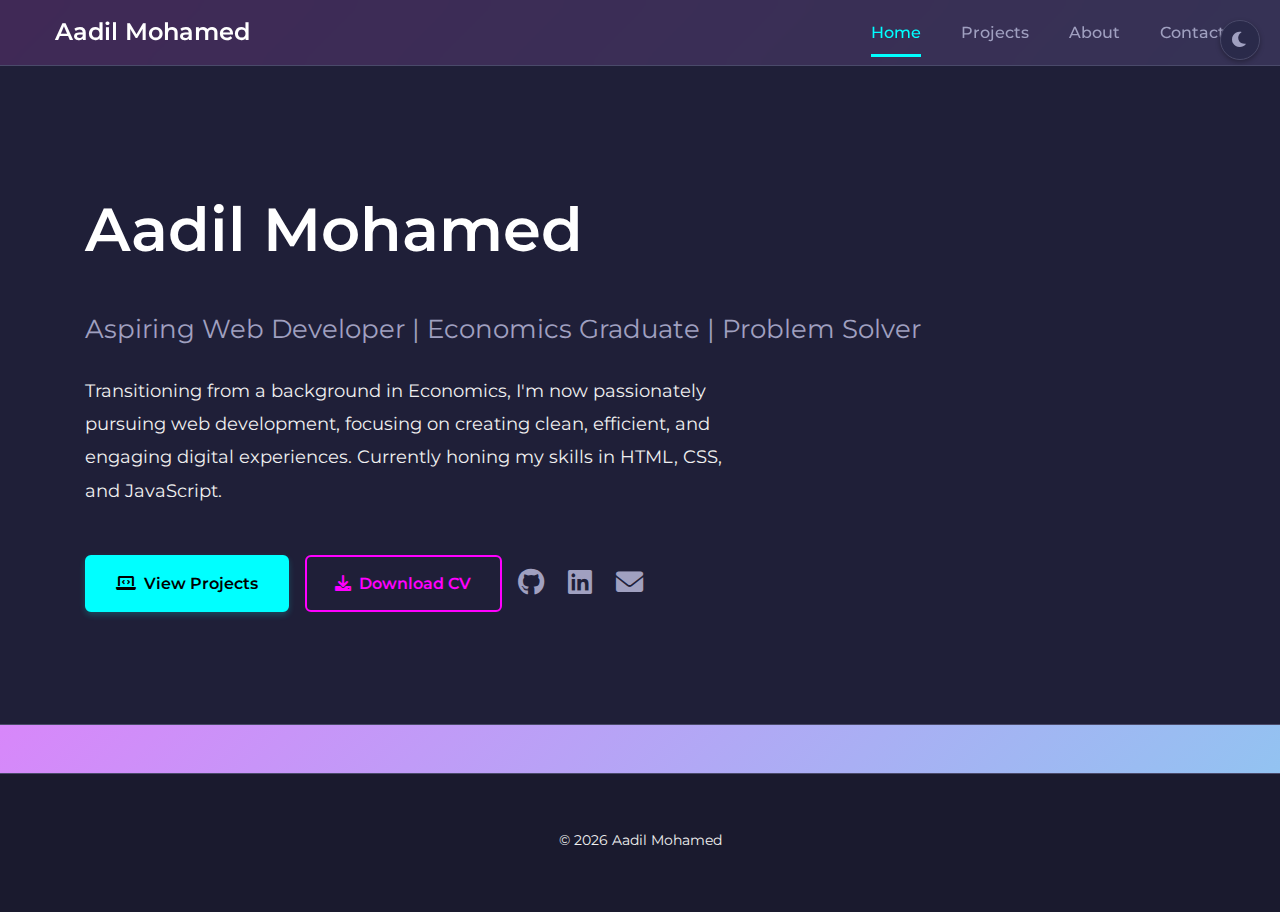
<file: index.html>
<!DOCTYPE html>
<html lang="en">
<head>
    <meta charset="UTF-8">
    <meta name="viewport" content="width=device-width, initial-scale=1.0">
    <title>Aadil Mohamed - Aspiring Web Developer</title>
    <link rel="stylesheet" href="https://cdnjs.cloudflare.com/ajax/libs/font-awesome/6.0.0/css/all.min.css">
    <link rel="preconnect" href="https://fonts.googleapis.com">
    <link rel="preconnect" href="https://fonts.gstatic.com" crossorigin>
    <link href="https://fonts.googleapis.com/css2?family=Montserrat:wght@400;500;600&display=swap" rel="stylesheet">
    <link rel="stylesheet" href="styles.css">
</head>
<body>
    <button id="theme-toggle" class="theme-toggle" title="Toggle theme"><i class="fas fa-moon"></i></button>

    <nav class="main-nav">
        <div class="nav-container container"> <a href="index.html" class="nav-brand">Aadil Mohamed</a>
            <ul class="nav-links">
                <li><a href="index.html" class="active">Home</a></li>
                <li><a href="projects.html">Projects</a></li>
                <li><a href="about.html">About</a></li>
                <li><a href="contact.html">Contact</a></li>
            </ul>
        </div>
    </nav>

    <header class="hero"> <div class="container">
            <h1>Aadil Mohamed</h1>
            <p class="hero-subtitle">Aspiring Web Developer | Economics Graduate | Problem Solver</p>
            <p class="intro-text">
                Transitioning from a background in Economics, I'm now passionately pursuing web development, focusing on creating clean, efficient, and engaging digital experiences. Currently honing my skills in HTML, CSS, and JavaScript.
            </p>
            <div class="hero-actions">
                <a href="projects.html" class="btn btn-primary"><i class="fas fa-laptop-code"></i> View Projects</a>
                <a href="path/to/your/cv.pdf" class="btn btn-secondary" target="_blank" download><i class="fas fa-download"></i> Download CV</a>
                <div class="hero-social-links">
                     <a href="#" target="_blank" title="GitHub Profile"><i class="fab fa-github"></i></a>
                    <a href="#" target="_blank" title="LinkedIn Profile"><i class="fab fa-linkedin"></i></a>
                    <a href="mailto:aadilmohamed7865@gmail.com" title="Email Me"><i class="fas fa-envelope"></i></a>
                </div>
            </div>
        </div>
    </header>

    <main>
        </main>

    <footer class="main-footer">
        <div class="container">
            <p>&copy; <span id="current-year"></span> Aadil Mohamed</p>
        </div>
    </footer>

    <a href="#" id="back-to-top" class="back-to-top" title="Back to Top"><i class="fas fa-arrow-up"></i></a>

    <script> /* Sets current year in footer */ document.getElementById('current-year').textContent = new Date().getFullYear();</script>
    <script src="script.js"></script>
</body>
</html>
</file>
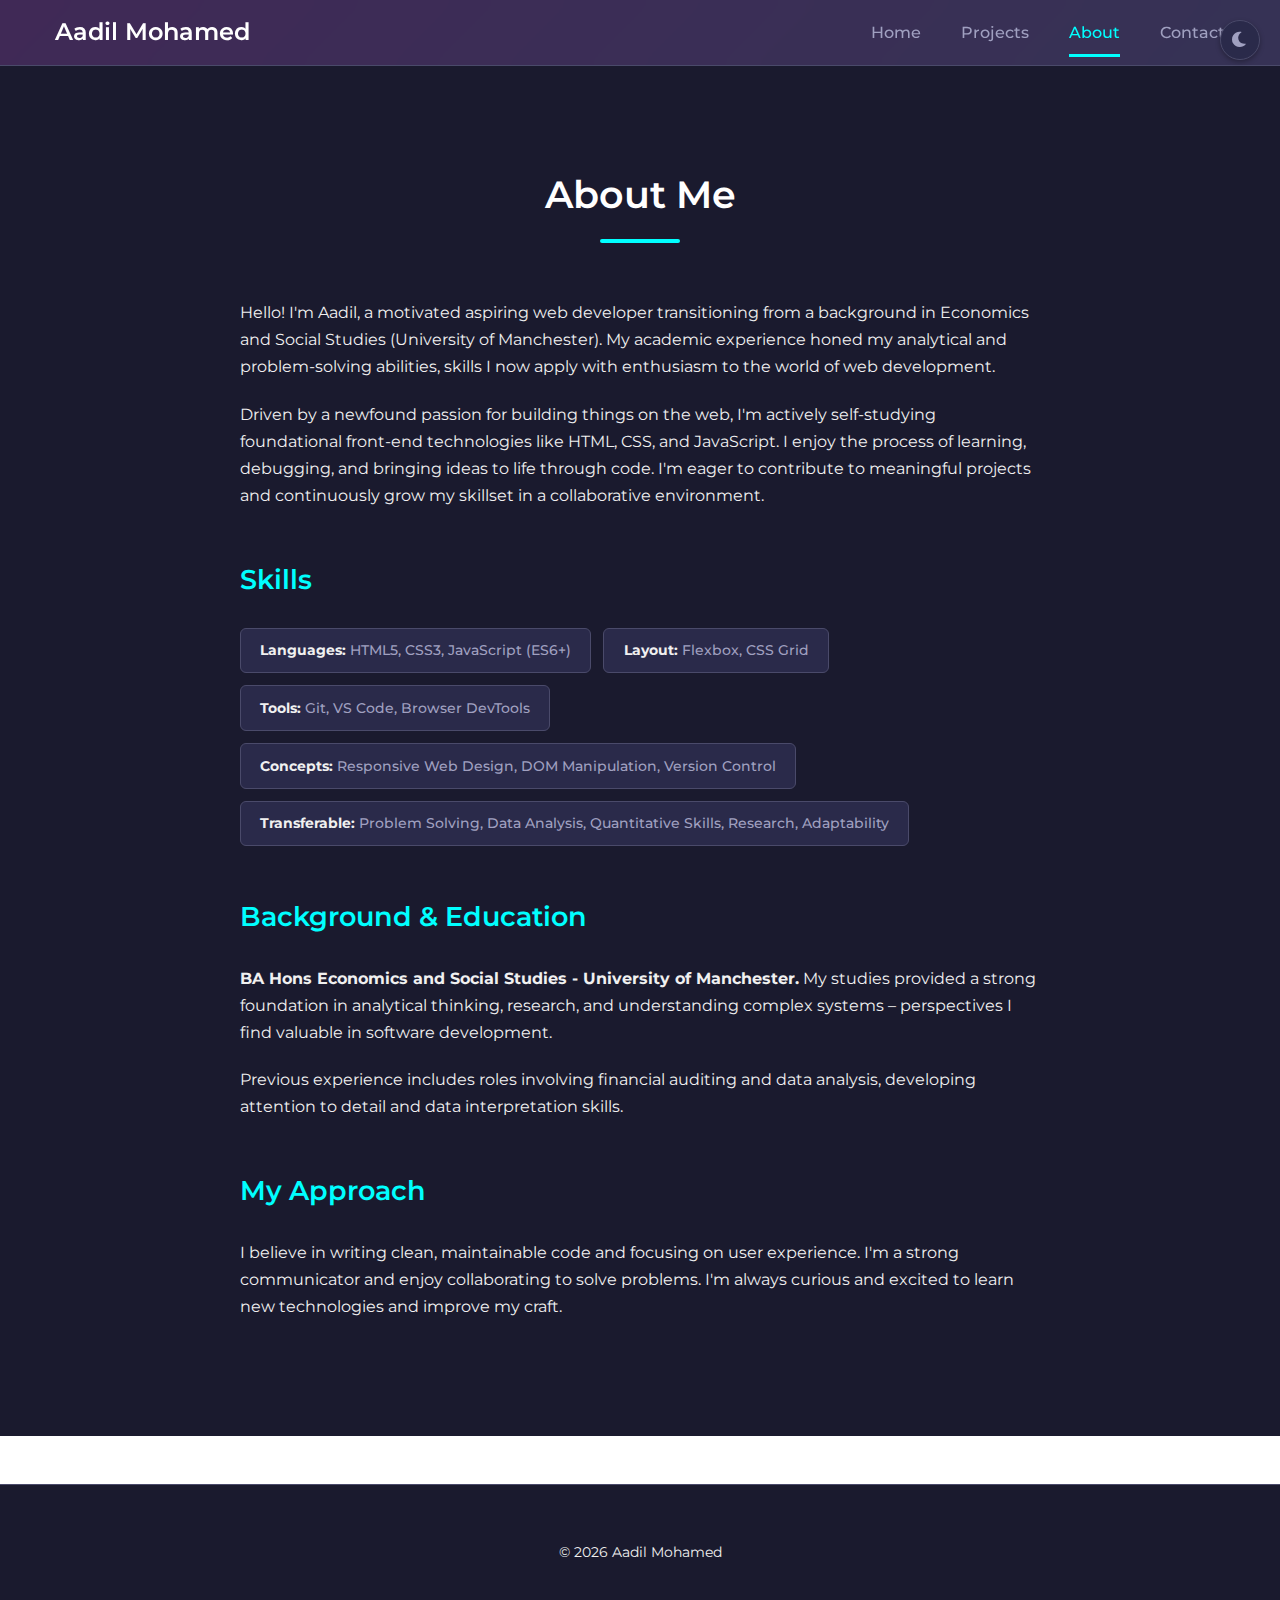
<file: about.html>
<!DOCTYPE html>
<html lang="en">
<head>
    <meta charset="UTF-8">
    <meta name="viewport" content="width=device-width, initial-scale=1.0">
    <title>About Me - Aadil Mohamed</title>
    <link rel="stylesheet" href="https://cdnjs.cloudflare.com/ajax/libs/font-awesome/6.0.0/css/all.min.css">
    <link rel="preconnect" href="https://fonts.googleapis.com">
    <link rel="preconnect" href="https://fonts.gstatic.com" crossorigin>
    <link href="https://fonts.googleapis.com/css2?family=Montserrat:wght@400;500;600&display=swap" rel="stylesheet">
    <link rel="stylesheet" href="styles.css">
</head>
<body>
    <button id="theme-toggle" class="theme-toggle" title="Toggle theme"><i class="fas fa-moon"></i></button>

    <nav class="main-nav">
        <div class="nav-container container">
            <a href="index.html" class="nav-brand">Aadil Mohamed</a>
            <ul class="nav-links">
                <li><a href="index.html">Home</a></li>
                <li><a href="projects.html">Projects</a></li>
                <li><a href="about.html" class="active">About</a></li> <li><a href="contact.html">Contact</a></li>
            </ul>
        </div>
    </nav>

    <main>
         <section id="about" class="bg-primary"> <div class="container"> <h2>About Me</h2>
                <div class="about-content">
                    <p>
                        Hello! I'm Aadil, a motivated aspiring web developer transitioning from a background in Economics and Social Studies (University of Manchester). My academic experience honed my analytical and problem-solving abilities, skills I now apply with enthusiasm to the world of web development.
                    </p>
                     <p>
                        Driven by a newfound passion for building things on the web, I'm actively self-studying foundational front-end technologies like HTML, CSS, and JavaScript. I enjoy the process of learning, debugging, and bringing ideas to life through code. I'm eager to contribute to meaningful projects and continuously grow my skillset in a collaborative environment.
                    </p>

                    <h3>Skills</h3>
                    <ul class="skills-list">
                        <li><strong>Languages:</strong> HTML5, CSS3, JavaScript (ES6+)</li>
                        <li><strong>Layout:</strong> Flexbox, CSS Grid</li>
                        <li><strong>Tools:</strong> Git, VS Code, Browser DevTools</li>
                        <li><strong>Concepts:</strong> Responsive Web Design, DOM Manipulation, Version Control</li>
                        <li><strong>Transferable:</strong> Problem Solving, Data Analysis, Quantitative Skills, Research, Adaptability</li>
                        </ul>

                    <h3>Background & Education</h3>
                     <p>
                        <strong>BA Hons Economics and Social Studies - University of Manchester.</strong> My studies provided a strong foundation in analytical thinking, research, and understanding complex systems – perspectives I find valuable in software development.
                     </p>
                     <p>
                        Previous experience includes roles involving financial auditing and data analysis, developing attention to detail and data interpretation skills.
                     </p>

                     <h3>My Approach</h3>
                     <p>
                         I believe in writing clean, maintainable code and focusing on user experience. I'm a strong communicator and enjoy collaborating to solve problems. I'm always curious and excited to learn new technologies and improve my craft.
                     </p>
                </div>
            </div> </section>
    </main>

    <footer class="main-footer">
        <div class="container">
             <p>&copy; <span id="current-year"></span> Aadil Mohamed</p>
        </div>
    </footer>

    <a href="#" id="back-to-top" class="back-to-top" title="Back to Top"><i class="fas fa-arrow-up"></i></a>

    <script>document.getElementById('current-year').textContent = new Date().getFullYear();</script>
    <script src="script.js"></script>
</body>
</html>
</file>
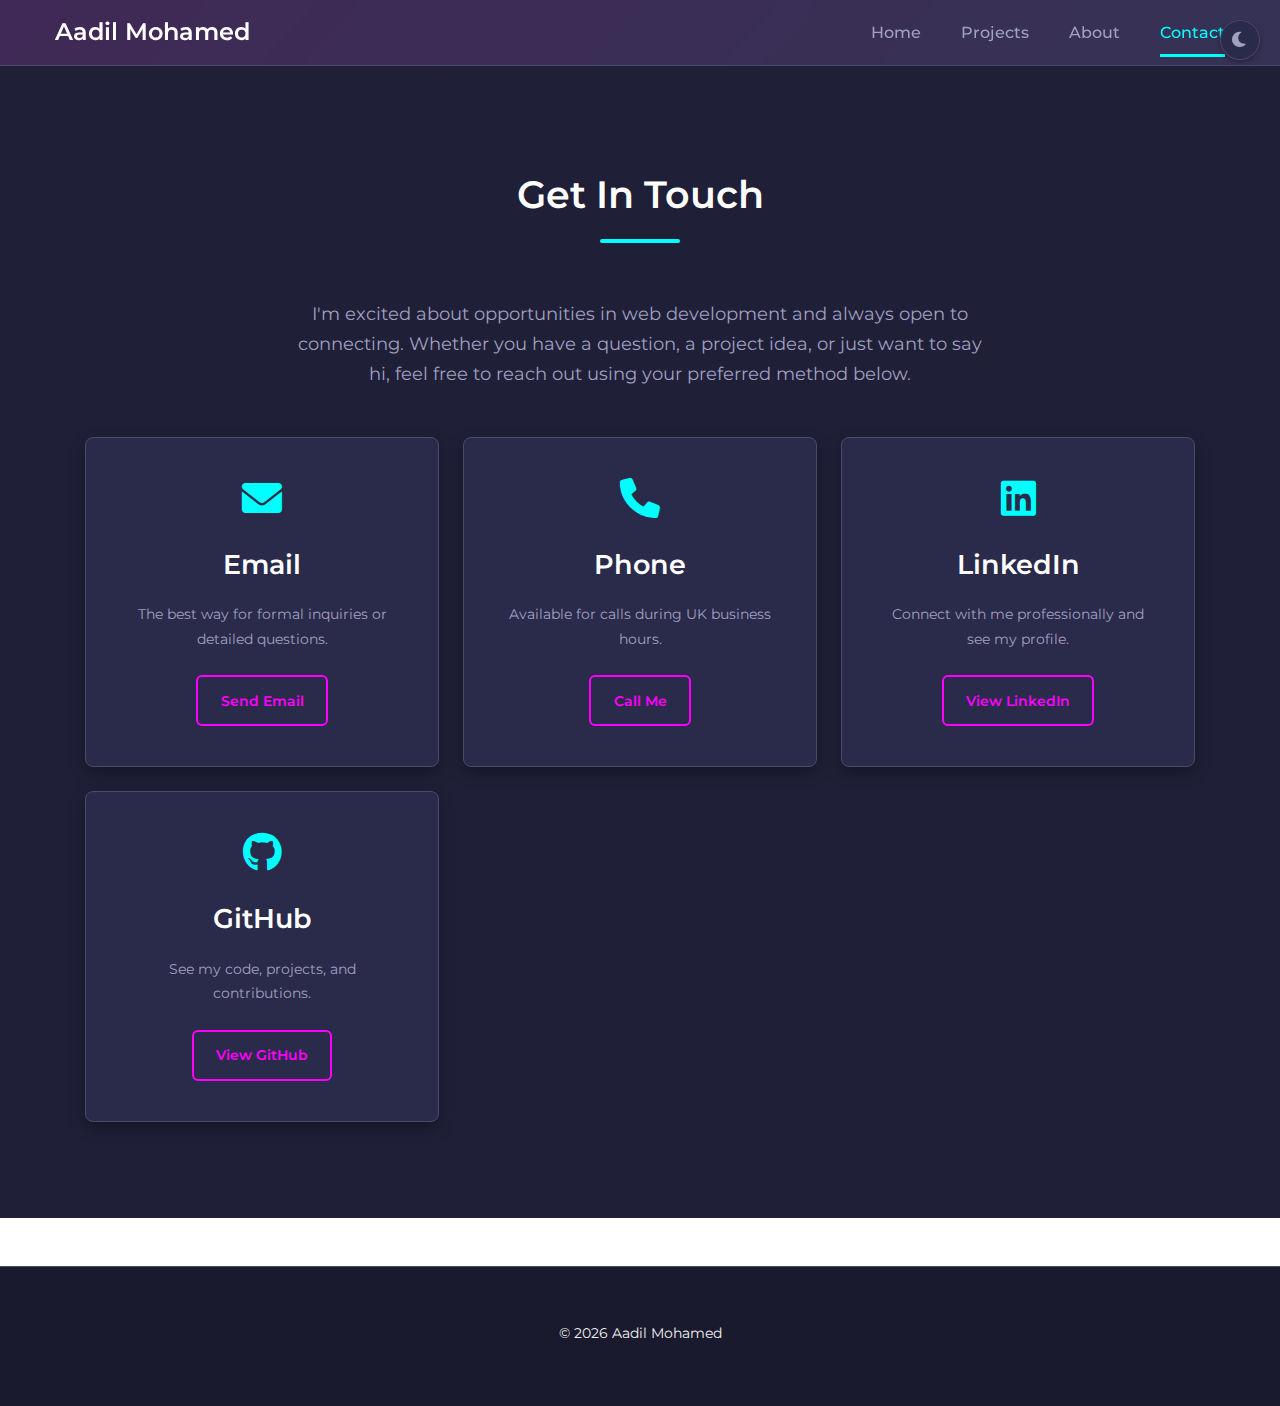
<file: contact.html>
<!DOCTYPE html>
<html lang="en">
<head>
    <meta charset="UTF-8">
    <meta name="viewport" content="width=device-width, initial-scale=1.0">
    <title>Contact - Aadil Mohamed</title>
    <link rel="stylesheet" href="https://cdnjs.cloudflare.com/ajax/libs/font-awesome/6.0.0/css/all.min.css">
    <link rel="preconnect" href="https://fonts.googleapis.com">
    <link rel="preconnect" href="https://fonts.gstatic.com" crossorigin>
    <link href="https://fonts.googleapis.com/css2?family=Montserrat:wght@400;500;600&display=swap" rel="stylesheet">
    <link rel="stylesheet" href="styles.css">
</head>
<body>
    <button id="theme-toggle" class="theme-toggle" title="Toggle theme"><i class="fas fa-moon"></i></button>

    <nav class="main-nav">
        <div class="nav-container container">
            <a href="index.html" class="nav-brand">Aadil Mohamed</a>
            <ul class="nav-links">
                <li><a href="index.html">Home</a></li>
                <li><a href="projects.html">Projects</a></li>
                <li><a href="about.html">About</a></li>
                <li><a href="contact.html" class="active">Contact</a></li> </ul>
        </div>
    </nav>

    <main>
        <section id="contact" class="bg-secondary"> <div class="container"> <h2>Get In Touch</h2>
                <p class="muted">
                    I'm excited about opportunities in web development and always open to connecting. Whether you have a question, a project idea, or just want to say hi, feel free to reach out using your preferred method below.
                </p>
                 <div class="contact-methods">
                     <div class="contact-option">
                         <i class="fas fa-envelope contact-icon"></i>
                         <h3>Email</h3>
                         <p class="muted">The best way for formal inquiries or detailed questions.</p>
                         <a href="mailto:aadilmohamed7865@gmail.com" class="contact-link-button">Send Email</a>
                     </div>
                     <div class="contact-option">
                         <i class="fas fa-phone contact-icon"></i>
                         <h3>Phone</h3>
                         <p class="muted">Available for calls during UK business hours.</p>
                         <a href="tel:+447493254083" class="contact-link-button">Call Me</a>
                     </div>
                     <div class="contact-option">
                         <i class="fab fa-linkedin contact-icon"></i>
                         <h3>LinkedIn</h3>
                         <p class="muted">Connect with me professionally and see my profile.</p>
                          <a href="#" target="_blank" class="contact-link-button">View LinkedIn</a>
                     </div>
                     <div class="contact-option">
                         <i class="fab fa-github contact-icon"></i>
                         <h3>GitHub</h3>
                         <p class="muted">See my code, projects, and contributions.</p>
                          <a href="#" target="_blank" class="contact-link-button">View GitHub</a>
                     </div>
                </div>

                 </div> </section>
    </main>

    <footer class="main-footer">
        <div class="container">
             <p>&copy; <span id="current-year"></span> Aadil Mohamed</p>
        </div>
    </footer>

    <a href="#" id="back-to-top" class="back-to-top" title="Back to Top"><i class="fas fa-arrow-up"></i></a>

    <script>document.getElementById('current-year').textContent = new Date().getFullYear();</script>
    <script src="script.js"></script>
</body>
</html>
</file>
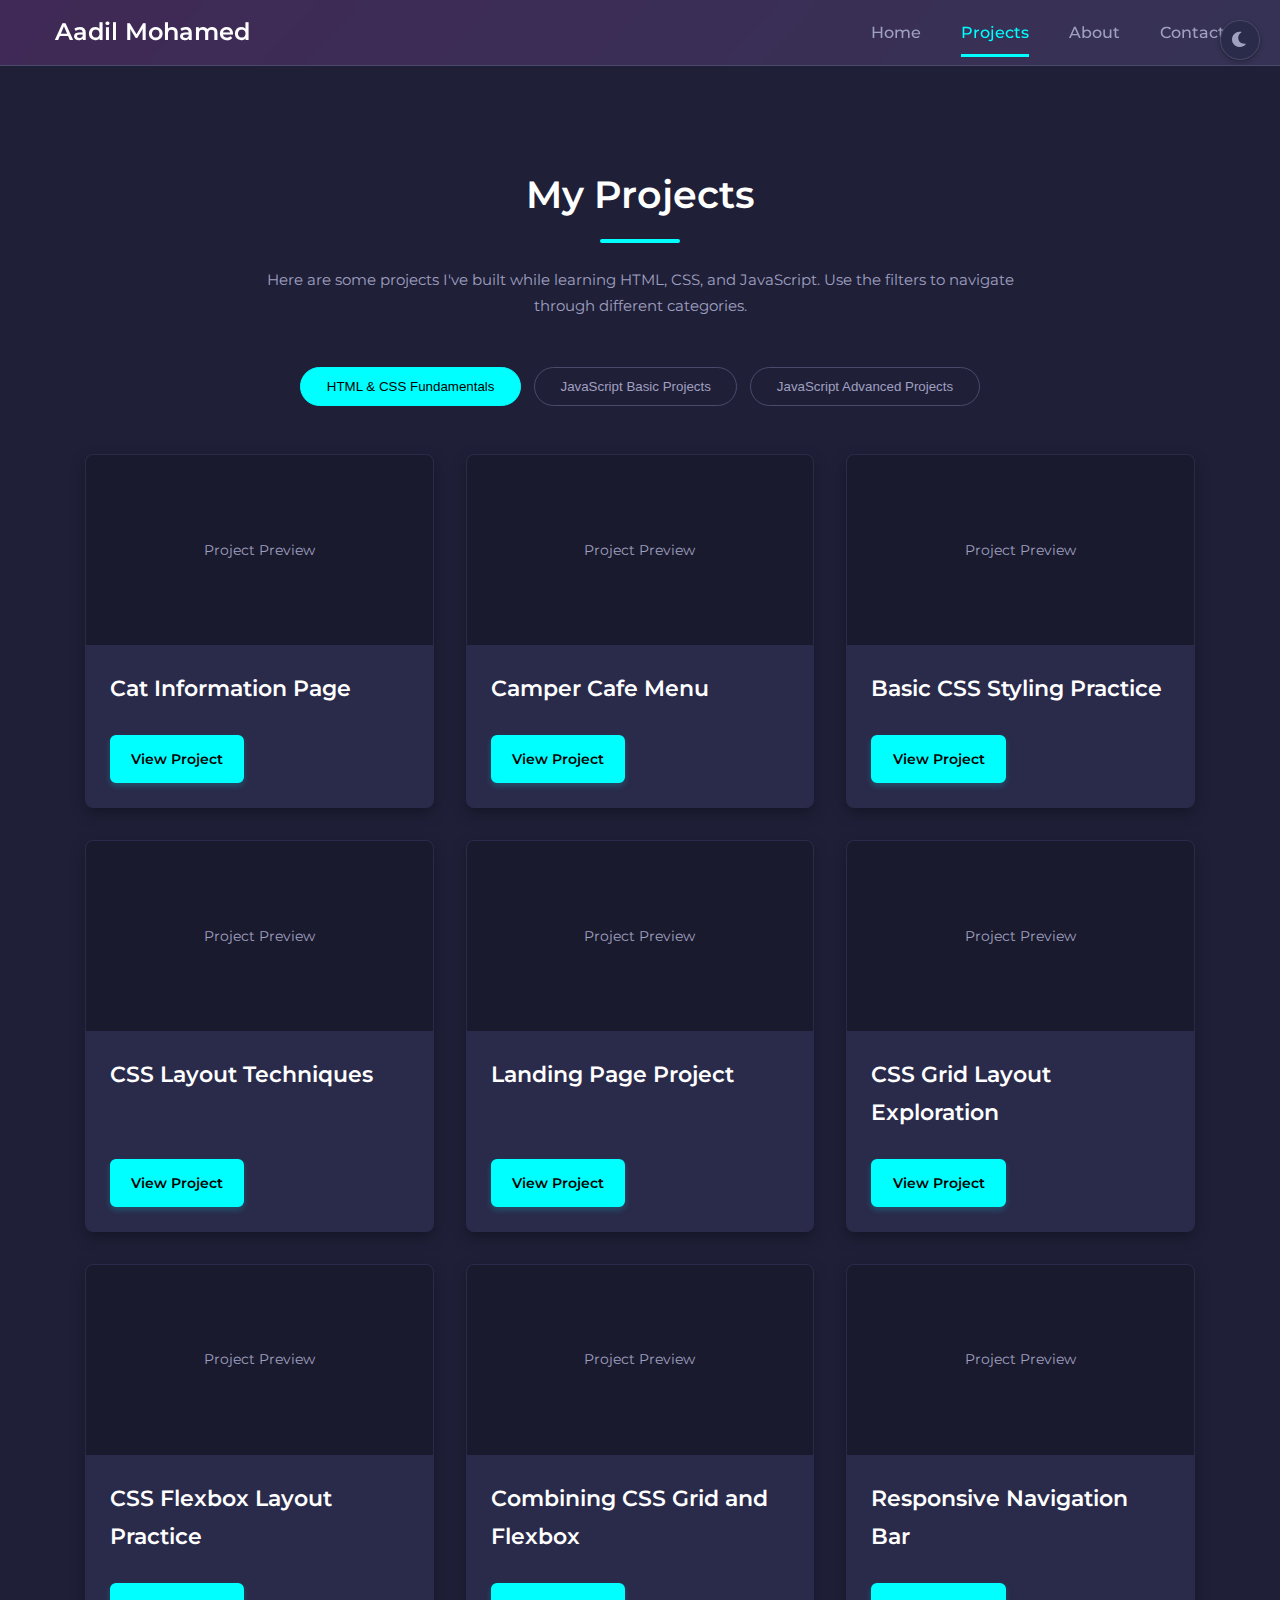
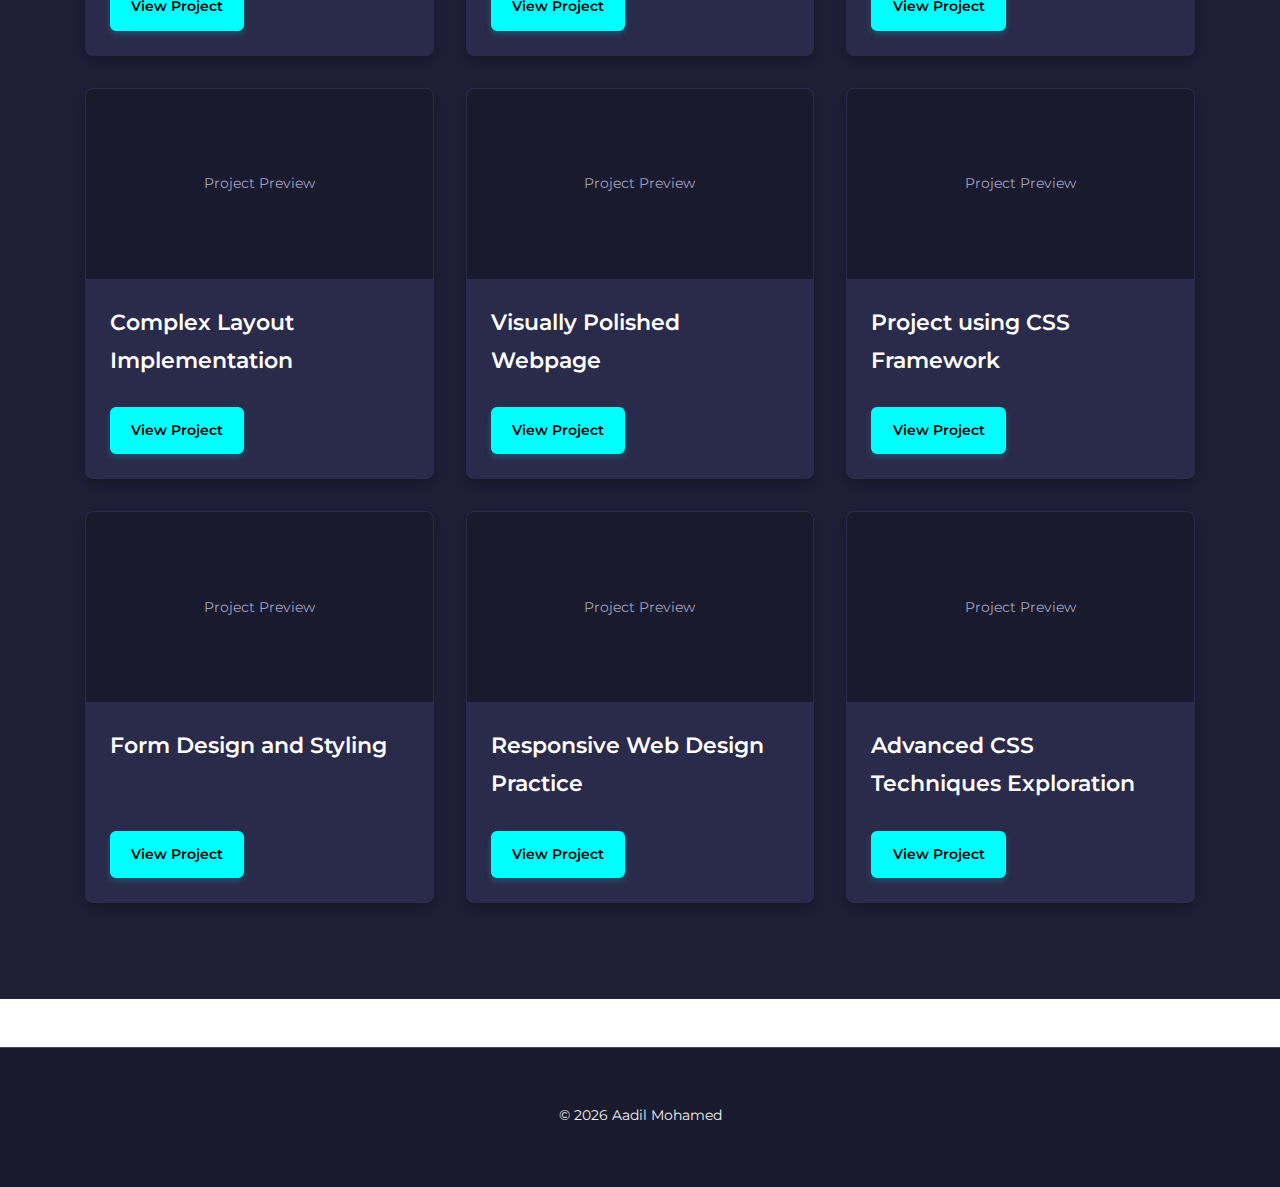
<file: projects.html>
<!DOCTYPE html>
<html lang="en">
<head>
    <meta charset="UTF-8">
    <meta name="viewport" content="width=device-width, initial-scale=1.0">
    <title>Projects - Aadil Mohamed</title>
    <link rel="stylesheet" href="https://cdnjs.cloudflare.com/ajax/libs/font-awesome/6.0.0/css/all.min.css">
    <link rel="preconnect" href="https://fonts.googleapis.com">
    <link rel="preconnect" href="https://fonts.gstatic.com" crossorigin>
    <link href="https://fonts.googleapis.com/css2?family=Montserrat:wght@400;500;600&display=swap" rel="stylesheet">
    <link rel="stylesheet" href="styles.css">
</head>
<body>
    <button id="theme-toggle" class="theme-toggle" title="Toggle theme"><i class="fas fa-moon"></i></button>

    <nav class="main-nav">
        <div class="nav-container container">
            <a href="index.html" class="nav-brand">Aadil Mohamed</a>
            <ul class="nav-links">
                <li><a href="index.html">Home</a></li>
                <li><a href="projects.html" class="active">Projects</a></li> <li><a href="about.html">About</a></li>
                <li><a href="contact.html">Contact</a></li>
            </ul>
        </div>
    </nav>

    <main>
        <section id="projects" class="bg-secondary"> <div class="container"> <h2>My Projects</h2>
                <p class="muted" style="text-align: center; max-width: 800px; margin: -2rem auto 3rem auto;">
                    Here are some projects I've built while learning HTML, CSS, and JavaScript. Use the filters to navigate through different categories.
                </p>

                <div class="project-categories">
                    <button class="category-button active" data-category="html-css">HTML & CSS Fundamentals</button>
                    <button class="category-button" data-category="javascript">JavaScript Basic Projects</button>
                    <button class="category-button" data-category="javascriptadv">JavaScript Advanced Projects</button>
                </div>

                <div class="projects-grid" data-category="html-css">
                    <div class="project project-card">
                        <div class="project-image-placeholder"><span>Project Preview</span></div>
                        <div class="project-content">
                            <h3>Cat Information Page</h3>
                            <a href="https://aadil-mo.github.io/test1/" target="_blank" class="view-project-link btn btn-primary">View Project</a>
                        </div>
                    </div>
                    <div class="project project-card">
                        <div class="project-image-placeholder"><span>Project Preview</span></div>
                        <div class="project-content">
                            <h3>Camper Cafe Menu</h3>
                            <a href="https://aadil-mo.github.io/test2/" target="_blank" class="view-project-link btn btn-primary">View Project</a>
                        </div>
                    </div>
                    <div class="project project-card">
                        <div class="project-image-placeholder"><span>Project Preview</span></div>
                        <div class="project-content">
                            <h3>Basic CSS Styling Practice</h3>
                            <a href="https://aadil-mo.github.io/test-3/" target="_blank" class="view-project-link btn btn-primary">View Project</a>
                        </div>
                    </div>
                    <div class="project project-card">
                        <div class="project-image-placeholder"><span>Project Preview</span></div>
                        <div class="project-content">
                            <h3>CSS Layout Techniques</h3>
                            <a href="https://aadil-mo.github.io/test-4/" target="_blank" class="view-project-link btn btn-primary">View Project</a>
                        </div>
                    </div>
                    <div class="project project-card">
                        <div class="project-image-placeholder"><span>Project Preview</span></div>
                        <div class="project-content">
                            <h3>Landing Page Project</h3>
                            <a href="https://aadil-mo.github.io/milestone/" target="_blank" class="view-project-link btn btn-primary">View Project</a>
                        </div>
                    </div>
                    <div class="project project-card">
                        <div class="project-image-placeholder"><span>Project Preview</span></div>
                        <div class="project-content">
                            <h3>CSS Grid Layout Exploration</h3>
                             <a href="https://aadil-mo.github.io/test-6/" target="_blank" class="view-project-link btn btn-primary">View Project</a>
                        </div>
                    </div>
                    <div class="project project-card">
                         <div class="project-image-placeholder"><span>Project Preview</span></div>
                        <div class="project-content">
                             <h3>CSS Flexbox Layout Practice</h3>
                             <a href="https://aadil-mo.github.io/test-7/" target="_blank" class="view-project-link btn btn-primary">View Project</a>
                        </div>
                    </div>
                    <div class="project project-card">
                        <div class="project-image-placeholder"><span>Project Preview</span></div>
                        <div class="project-content">
                             <h3>Combining CSS Grid and Flexbox</h3>
                             <a href="https://aadil-mo.github.io/test-8/" target="_blank" class="view-project-link btn btn-primary">View Project</a>
                         </div>
                    </div>
                    <div class="project project-card">
                         <div class="project-image-placeholder"><span>Project Preview</span></div>
                         <div class="project-content">
                            <h3>Responsive Navigation Bar</h3>
                            <a href="https://aadil-mo.github.io/test-9/" target="_blank" class="view-project-link btn btn-primary">View Project</a>
                        </div>
                    </div>
                    <div class="project project-card">
                         <div class="project-image-placeholder"><span>Project Preview</span></div>
                         <div class="project-content">
                             <h3>Complex Layout Implementation</h3>
                            <a href="https://aadil-mo.github.io/test-10/" target="_blank" class="view-project-link btn btn-primary">View Project</a>
                        </div>
                    </div>
                     <div class="project project-card">
                        <div class="project-image-placeholder"><span>Project Preview</span></div>
                        <div class="project-content">
                            <h3>Visually Polished Webpage</h3>
                            <a href="https://aadil-mo.github.io/test-12/" target="_blank" class="view-project-link btn btn-primary">View Project</a>
                        </div>
                    </div>
                    <div class="project project-card">
                        <div class="project-image-placeholder"><span>Project Preview</span></div>
                         <div class="project-content">
                            <h3>Project using CSS Framework</h3>
                             <a href="https://aadil-mo.github.io/test-13/" target="_blank" class="view-project-link btn btn-primary">View Project</a>
                        </div>
                    </div>
                    <div class="project project-card">
                        <div class="project-image-placeholder"><span>Project Preview</span></div>
                         <div class="project-content">
                            <h3>Form Design and Styling</h3>
                             <a href="https://aadil-mo.github.io/test-15/" target="_blank" class="view-project-link btn btn-primary">View Project</a>
                         </div>
                    </div>
                     <div class="project project-card">
                        <div class="project-image-placeholder"><span>Project Preview</span></div>
                         <div class="project-content">
                             <h3>Responsive Web Design Practice</h3>
                            <a href="https://aadil-mo.github.io/test-16/" target="_blank" class="view-project-link btn btn-primary">View Project</a>
                        </div>
                    </div>
                    <div class="project project-card">
                        <div class="project-image-placeholder"><span>Project Preview</span></div>
                         <div class="project-content">
                            <h3>Advanced CSS Techniques Exploration</h3>
                            <a href="https://aadil-mo.github.io/test-17/" target="_blank" class="view-project-link btn btn-primary">View Project</a>
                         </div>
                    </div>
                </div>

                <div class="projects-grid" data-category="javascript" style="display: none;">
                     <div class="project project-card">
                        <div class="project-image-placeholder"><span>Project Preview</span></div>
                         <div class="project-content">
                             <h3>CSS Transitions and Animations</h3>
                             <a href="https://aadil-mo.github.io/test-11/" target="_blank" class="view-project-link btn btn-primary">View Project</a>
                        </div>
                    </div>
                    <div class="project project-card">
                        <div class="project-image-placeholder"><span>Project Preview</span></div>
                        <div class="project-content">
                            <h3>Milestone Project Two</h3>
                             <a href="https://aadil-mo.github.io/milestone-2/" target="_blank" class="view-project-link btn btn-primary">View Project</a>
                        </div>
                    </div>
                    <div class="project project-card">
                        <div class="project-image-placeholder"><span>Project Preview</span></div>
                        <div class="project-content">
                            <h3>Interactive To-Do List</h3>
                            <a href="https://aadil-mo.github.io/to-do-list/" target="_blank" class="view-project-link btn btn-primary">View Project</a>
                        </div>
                    </div>
                    <div class="project project-card">
                        <div class="project-image-placeholder"><span>Project Preview</span></div>
                         <div class="project-content">
                            <h3>Product Landing Page (JS Enhanced)</h3>
                            <a href="https://aadil-mo.github.io/product-landing-page/" target="_blank" class="view-project-link btn btn-primary">View Project</a>
                        </div>
                    </div>
                    <div class="project project-card">
                        <div class="project-image-placeholder"><span>Project Preview</span></div>
                         <div class="project-content">
                            <h3>Personal Blog Layout Test</h3>
                            <a href="https://aadil-mo.github.io/personal-blog-test/" target="_blank" class="view-project-link btn btn-primary">View Project</a>
                         </div>
                    </div>
                    <div class="project project-card">
                         <div class="project-image-placeholder"><span>Project Preview</span></div>
                         <div class="project-content">
                            <h3>FAQ Accordion</h3>
                             <a href="https://aadil-mo.github.io/FAQ-test/" target="_blank" class="view-project-link btn btn-primary">View Project</a>
                        </div>
                    </div>
                    <div class="project project-card">
                         <div class="project-image-placeholder"><span>Project Preview</span></div>
                         <div class="project-content">
                             <h3>Simple Calculator</h3>
                            <a href="https://aadil-mo.github.io/simple-calc/" target="_blank" class="view-project-link btn btn-primary">View Project</a>
                        </div>
                    </div>
                    <div class="project project-card">
                        <div class="project-image-placeholder"><span>Project Preview</span></div>
                         <div class="project-content">
                            <h3>Popup Window Demo</h3>
                            <a href="https://aadil-mo.github.io/popup-window/" target="_blank" class="view-project-link btn btn-primary">View Project</a>
                        </div>
                    </div>
                    <div class="project project-card">
                        <div class="project-image-placeholder"><span>Project Preview</span></div>
                        <div class="project-content">
                            <h3>Smart Home Interface Concept</h3>
                             <a href="https://aadil-mo.github.io/smart-home-test/" target="_blank" class="view-project-link btn btn-primary">View Project</a>
                        </div>
                    </div>
                </div>

                 <div class="projects-grid" data-category="javascriptadv" style="display: none;">
                    <p class="muted" style="text-align: center; grid-column: 1 / -1;">More advanced JavaScript projects coming soon!</p>
                 </div>

            </div> </section>
    </main>

    <footer class="main-footer">
        <div class="container">
             <p>&copy; <span id="current-year"></span> Aadil Mohamed</p>
        </div>
    </footer>

    <a href="#" id="back-to-top" class="back-to-top" title="Back to Top"><i class="fas fa-arrow-up"></i></a>

    <script>document.getElementById('current-year').textContent = new Date().getFullYear();</script>
    <script src="script.js"></script>
</body>
</html>
</file>
<file: styles.css>
/* =========================================
   Portfolio Stylesheet for Aadil Mohamed
   Design: Vibrant Dark Theme w/ Gradient BG
   ========================================= */

/* === GLOBAL STYLES & NEW VIBRANT PALETTE === */
:root {
    /* --- Dark Theme Palette (DEFAULT) --- */
    --primary-bg-dark: #1a1a2e;       /* Deep Indigo/Purple */
    --secondary-bg-dark: #1f1f38;     /* Slightly Lighter Shade for Sections */
    --card-bg-dark: #2a2a4a;          /* Card Background */
    --text-color-dark: #f0f0f0;       /* Bright Off-White */
    --text-muted-dark: #a0a0c0;       /* Muted Lavender/Grey */
    --accent-1-dark: #00ffff;         /* Electric Cyan */
    --accent-1-hover-dark: #00e6e6;   /* Slightly Darker Cyan */
    --accent-2-dark: #ff00ff;         /* Magenta (Use sparingly) */
    --heading-color-dark: #ffffff;    /* Pure White Headings */
    --border-color-dark: #4a4a6a;      /* Subtle Border */

    /* --- Light Theme Palette (Toggled) --- */
    --primary-bg-light: #f5f7fa;      /* Very Light Blue/Grey */
    --secondary-bg-light: #ffffff;    /* White Sections/Cards */
    --card-bg-light: #ffffff;         /* White Cards */
    --text-color-light: #212529;      /* Dark Text */
    --text-muted-light: #6c757d;      /* Muted Grey */
    --accent-1-light: #007bff;         /* Standard Blue */
    --accent-1-hover-light: #0056b3;   /* Darker Blue */
    --accent-2-light: #dc3545;        /* Red (as secondary accent) */
    --heading-color-light: #000000;   /* Black Headings */
    --border-color-light: #dee2e6;     /* Light Border */

    /* --- Shadows & Transitions --- */
    --shadow-dark-color: rgba(0, 0, 0, 0.3);
    --shadow-dark-hover-color: rgba(0, 0, 0, 0.4);
    --shadow-light-color: rgba(0, 0, 0, 0.08);
    --shadow-light-hover-color: rgba(0, 0, 0, 0.12);
    --transition-speed: 0.3s;

    /* Assign default vars (Dark theme) */
    --primary-bg: var(--primary-bg-dark);
    --secondary-bg: var(--secondary-bg-dark);
    --card-bg: var(--card-bg-dark);
    --text-color: var(--text-color-dark);
    --text-muted: var(--text-muted-dark);
    --accent-1: var(--accent-1-dark);
    --accent-1-hover: var(--accent-1-hover-dark);
    --accent-2: var(--accent-2-dark);
    --heading-color: var(--heading-color-dark);
    --border-color: var(--border-color-dark);
    --shadow-color: var(--shadow-dark-color);
    --shadow-hover-color: var(--shadow-dark-hover-color);
}

/* Apply Light theme variables when .light-theme class is present */
body.light-theme {
    --primary-bg: var(--primary-bg-light);
    --secondary-bg: var(--secondary-bg-light);
    --card-bg: var(--card-bg-light);
    --text-color: var(--text-color-light);
    --text-muted: var(--text-muted-light);
    --accent-1: var(--accent-1-light);
    --accent-1-hover: var(--accent-1-hover-light);
    --accent-2: var(--accent-2-light);
    --heading-color: var(--heading-color-light);
    --border-color: var(--border-color-light);
    --shadow-color: var(--shadow-light-color);
    --shadow-hover-color: var(--shadow-light-hover-color);
}

/* Basic body setup */
body {
    font-family: 'Montserrat', sans-serif;
    margin: 0;
    padding: 0;
    color: var(--text-color);
    font-size: 16px;
    line-height: 1.7;
    overflow-x: hidden;
    box-sizing: border-box;
    position: relative;
    z-index: 1;
    transition: color var(--transition-speed) ease;
}

/* Animated Gradient Background */
body::before {
    content: '';
    position: fixed;
    top: 0; left: 0; right: 0; bottom: 0;
    background: linear-gradient(-45deg, #4e54c8, #8f94fb, #00dbde, #fc00ff);
    background-size: 400% 400%;
    animation: gradientAnimation 25s ease infinite;
    z-index: -1;
    transition: opacity var(--transition-speed) ease;
    opacity: 0.6; /* Dark mode opacity */
}
body.light-theme::before {
    background: linear-gradient(-45deg, #e0c3fc, #8ec5fc, #e0f7fa, #fce1e4);
    opacity: 0.4; /* Light mode opacity */
}
@keyframes gradientAnimation {
    0% { background-position: 0% 50%; }
    50% { background-position: 100% 50%; }
    100% { background-position: 0% 50%; }
}

*, *:before, *:after { box-sizing: inherit; }

/* General Elements Styling */
h1, h2, h3, h4, h5, h6 { color: var(--heading-color); transition: color var(--transition-speed) ease; margin-top: 0; margin-bottom: 1rem; font-weight: 600; }
h1 { font-size: 3rem; }
h2 { font-size: 2.4rem; margin-bottom: 2.5rem; } /* Section Headings */
h3 { font-size: 1.7rem; margin-bottom: 1rem; }

p { margin-bottom: 1.25rem; color: var(--text-color); transition: color var(--transition-speed) ease;}
p.muted { color: var(--text-muted); font-size: 0.95rem; }

a { color: var(--accent-1); text-decoration: none; transition: color var(--transition-speed) ease; }
a:hover { color: var(--accent-1-hover); text-decoration: none; }

/* Utility class for max-width container */
.container { max-width: 1140px; margin: 0 auto; padding: 0 15px; }

/* === NAVIGATION BAR === */
.main-nav {
    background-color: rgba(31, 31, 56, 0.85); /* Semi-transparent dark */
    backdrop-filter: blur(10px);
    padding: 0.75rem 0;
    position: sticky; top: 0; z-index: 1000;
    border-bottom: 1px solid var(--border-color);
    transition: background-color var(--transition-speed) ease, border-color var(--transition-speed) ease;
}
body.light-theme .main-nav {
    background-color: rgba(255, 255, 255, 0.85); /* Semi-transparent light */
    border-color: var(--border-color);
}
.main-nav .nav-container { max-width: 1200px; margin: 0 auto; padding: 0 15px; display: flex; justify-content: space-between; align-items: center; }
.nav-brand { font-size: 1.5rem; font-weight: 600; color: var(--heading-color); text-decoration: none; transition: color var(--transition-speed) ease; }
.nav-brand:hover { color: var(--accent-1); }
.nav-links { list-style: none; display: flex; margin: 0; padding: 0; }
.nav-links li { margin-left: 2.5rem; }
.nav-links a { color: var(--text-muted); font-weight: 500; padding: 0.75rem 0; border-bottom: 3px solid transparent; transition: color var(--transition-speed) ease, border-bottom-color var(--transition-speed) ease; }
.nav-links a:hover, .nav-links a.active { color: var(--accent-1); border-bottom-color: var(--accent-1); }

/* === HERO SECTION === */
.hero {
    background-color: var(--secondary-bg); /* Solid section background */
    padding: 7rem 1.5rem;
    text-align: left;
    position: relative;
    border-bottom: 1px solid var(--border-color);
    transition: background-color var(--transition-speed) ease, border-color var(--transition-speed) ease;
}
.hero h1 { color: var(--heading-color); font-size: 3.8rem; font-weight: 600; }
.hero-subtitle { color: var(--text-muted); font-size: 1.6rem; margin-bottom: 1.5rem;}
.hero p.intro-text { color: var(--text-color); font-size: 1.15rem; line-height: 1.8; max-width: 650px; margin-bottom: 3rem; }
.hero-actions { display: flex; flex-wrap: wrap; align-items: center; gap: 1rem; }

/* === BUTTON STYLES === */
.btn { display: inline-flex; align-items: center; gap: 0.5rem; padding: 0.8rem 1.8rem; font-size: 1rem; font-weight: 600; text-align: center; vertical-align: middle; cursor: pointer; border: 2px solid transparent; border-radius: 0.375rem; transition: all var(--transition-speed) ease; text-decoration: none; }
.btn i { line-height: 1; }

.btn-primary { color: #000000; background-color: var(--accent-1); border-color: var(--accent-1); box-shadow: 0 3px 6px rgba(0, 255, 255, 0.2); }
.btn-primary:hover { color: #000000; background-color: var(--accent-1-hover); border-color: var(--accent-1-hover); transform: translateY(-2px); box-shadow: 0 5px 10px rgba(0, 255, 255, 0.3); }

.btn-secondary { color: var(--accent-2); background-color: transparent; border-color: var(--accent-2); }
.btn-secondary:hover { color: #fff; background-color: var(--accent-2); border-color: var(--accent-2); box-shadow: 0 3px 6px rgba(255, 0, 255, 0.2); }

/* Hero Social Links */
.hero-social-links { display: flex; gap: 1.5rem; }
.hero-social-links a { font-size: 1.7rem; color: var(--text-muted); transition: color var(--transition-speed) ease, transform 0.2s ease; }
.hero-social-links a:hover { color: var(--accent-1); transform: scale(1.1); }

/* === SECTION STYLING === */
section {
    padding: 6rem 0; /* Vertical padding */
    background-color: var(--secondary-bg); /* Default solid section bg */
    position: relative; z-index: 1;
    border-bottom: 1px solid var(--border-color);
    transition: background-color var(--transition-speed) ease, border-color var(--transition-speed) ease;
}
section:last-of-type { border-bottom: none; }
section.bg-primary { background-color: var(--primary-bg); } /* Class for alternating */
section.bg-secondary { background-color: var(--secondary-bg); }

section h2 { /* Section Title */
    text-align: center; margin-bottom: 3.5rem; position: relative; padding-bottom: 1rem;
}
section h2::after { /* Underline */
    content: ''; position: absolute; bottom: 0; left: 50%; transform: translateX(-50%); width: 80px; height: 4px; background-color: var(--accent-1); border-radius: 2px; transition: background-color var(--transition-speed) ease;
}

/* === PROJECTS PAGE === */
.project-categories { display: flex; justify-content: center; flex-wrap: wrap; gap: 0.8rem; margin-bottom: 3rem; }
.category-button { padding: 0.7rem 1.6rem; border: 1px solid var(--border-color); border-radius: 25px; color: var(--text-muted); background: transparent; cursor: pointer; font-weight: 500; transition: all var(--transition-speed) ease; }
.category-button.active { background-color: var(--accent-1); color: #000; border-color: var(--accent-1); }
.category-button:not(.active):hover { background-color: var(--card-bg); color: var(--text-color); border-color: var(--card-bg); }

.projects-grid { display: grid; grid-template-columns: repeat(auto-fit, minmax(310px, 1fr)); gap: 2rem; }

.project-card { background-color: var(--card-bg); border-radius: 8px; box-shadow: 0 6px 15px var(--shadow-color); transition: all var(--transition-speed) ease; overflow: hidden; display: flex; flex-direction: column; border: 1px solid transparent; }
.project-card:hover { transform: translateY(-8px); box-shadow: 0 10px 20px var(--shadow-hover-color); border-color: var(--accent-1); }

.project-image, .project-image-placeholder { height: 190px; width: 100%; display: flex; justify-content: center; align-items: center; object-fit: cover; background-color: var(--primary-bg); color: var(--text-muted); font-size: 0.9rem; transition: background-color var(--transition-speed) ease; }

.project-content { padding: 1.5rem; flex-grow: 1; display: flex; flex-direction: column; justify-content: space-between; }
.project-card h3 { font-size: 1.4rem; color: var(--heading-color); margin-bottom: 0.75rem; }

.project-card .view-project-link { /* Link styled as button */
    padding: 0.6rem 1.2rem; font-size: 0.9rem; align-self: flex-start; margin-top: 1rem;
    /* Apply btn and btn-primary styles */
    display: inline-flex; align-items: center; gap: 0.5rem; text-align: center; vertical-align: middle; cursor: pointer; border: 2px solid transparent; border-radius: 0.375rem; transition: all var(--transition-speed) ease; text-decoration: none; font-weight: 600;
    color: #000; background-color: var(--accent-1); border-color: var(--accent-1);
}
.project-card .view-project-link:hover {
    color: #000; background-color: var(--accent-1-hover); border-color: var(--accent-1-hover); transform: scale(1.05);
}

/* === ABOUT PAGE === */
.about-content { max-width: 800px; margin: 0 auto; }
.about-content h3 { margin-top: 3rem; margin-bottom: 1.5rem; color: var(--accent-1); border-bottom: none; }
.skills-list { list-style: none; padding: 0; display: flex; flex-wrap: wrap; gap: 0.75rem; }
.skills-list li { background-color: var(--card-bg); padding: 0.6rem 1.2rem; border-radius: 6px; font-size: 0.9rem; border: 1px solid var(--border-color); transition: all var(--transition-speed) ease; color: var(--text-muted); font-weight: 500; }
.skills-list li:hover { background-color: var(--accent-1); color: #000; border-color: var(--accent-1); transform: translateY(-2px); }
.skills-list li strong { color: var(--text-color); }

/* === CONTACT PAGE === */
#contact .container > p { max-width: 700px; margin: 0 auto 3rem auto; text-align: center; font-size: 1.1rem; color: var(--text-muted); }
.contact-methods { display: grid; grid-template-columns: repeat(auto-fit, minmax(260px, 1fr)); gap: 1.5rem; }
.contact-option { background-color: var(--card-bg); padding: 2.5rem; border-radius: 8px; box-shadow: 0 6px 15px var(--shadow-color); text-align: center; border: 1px solid var(--border-color); transition: all var(--transition-speed) ease; }
.contact-option:hover { transform: translateY(-5px); box-shadow: 0 10px 20px var(--shadow-hover-color); border-color: var(--accent-1); }
.contact-icon { font-size: 2.5rem; color: var(--accent-1); margin-bottom: 1.5rem; }
.contact-option h3 { color: var(--heading-color); margin-bottom: 0.5rem; }
.contact-option p { color: var(--text-muted); margin-bottom: 1.5rem; font-size: 0.9rem; }
.contact-link-button { /* Link styled as button */
    /* Apply btn and btn-secondary styles */
    display: inline-flex; align-items: center; gap: 0.5rem; text-align: center; vertical-align: middle; cursor: pointer; border-radius: 0.375rem; transition: all var(--transition-speed) ease; text-decoration: none; font-weight: 600;
    padding: 0.7rem 1.4rem; font-size: 0.9rem;
    color: var(--accent-2); background-color: transparent; border: 2px solid var(--accent-2);
}
.contact-link-button:hover { color: #fff; background-color: var(--accent-2); border-color: var(--accent-2); }

/* === FOOTER === */
.main-footer { background-color: var(--primary-bg); color: var(--text-muted); text-align: center; padding: 2.5rem 1rem; margin-top: 3rem; font-size: 0.9rem; border-top: 1px solid var(--border-color); transition: all var(--transition-speed) ease; }

/* === BACK TO TOP & THEME TOGGLE BUTTONS === */
.back-to-top { position: fixed; bottom: 20px; right: 20px; background-color: var(--accent-1); color: #000; width: 40px; height: 40px; border-radius: 50%; display: flex; justify-content: center; align-items: center; font-size: 1.1rem; text-decoration: none; box-shadow: 0 3px 8px var(--shadow-color); opacity: 0; visibility: hidden; transition: all 0.4s ease; z-index: 999; border: none; }
.back-to-top.visible { opacity: 1; visibility: visible; }
.back-to-top:hover { background-color: var(--accent-1-hover); transform: scale(1.1); box-shadow: 0 5px 12px var(--shadow-hover-color); }

.theme-toggle { position: fixed; top: 20px; right: 20px; background-color: var(--card-bg); color: var(--text-muted); border: 1px solid var(--border-color); border-radius: 50%; width: 40px; height: 40px; font-size: 1.1rem; cursor: pointer; z-index: 1001; display: flex; justify-content: center; align-items: center; box-shadow: 0 2px 5px var(--shadow-color); transition: all var(--transition-speed) ease; }
.theme-toggle:hover { color: var(--accent-1); transform: scale(1.1) rotate(15deg); }

/* === RESPONSIVE === */
@media (max-width: 992px) { /* Tablet */
    .nav-links li { margin-left: 1.5rem; }
    .hero h1 { font-size: 3rem; }
}
@media (max-width: 768px) { /* Mobile */
    h1 { font-size: 2.5rem; } h2 { font-size: 2rem; }
    section { padding: 4rem 0; }
    .container { padding: 0 20px; } /* More padding on mobile */
    .hero { padding: 5rem 1rem; text-align: center; }
    .hero p.intro-text { max-width: 95%; }
    .hero-actions { justify-content: center; }
    .projects-grid { grid-template-columns: 1fr; }
    .contact-methods { grid-template-columns: 1fr; }
    .main-nav .nav-container { justify-content: space-between; } /* Keep space for potential toggle */
    .nav-links { display: none; } /* Hide links for now */
    .theme-toggle, .back-to-top { width: 38px; height: 38px; font-size: 1rem; bottom: 15px; right: 15px; }
    .theme-toggle { top: 15px; bottom: auto; }
}
</file>
